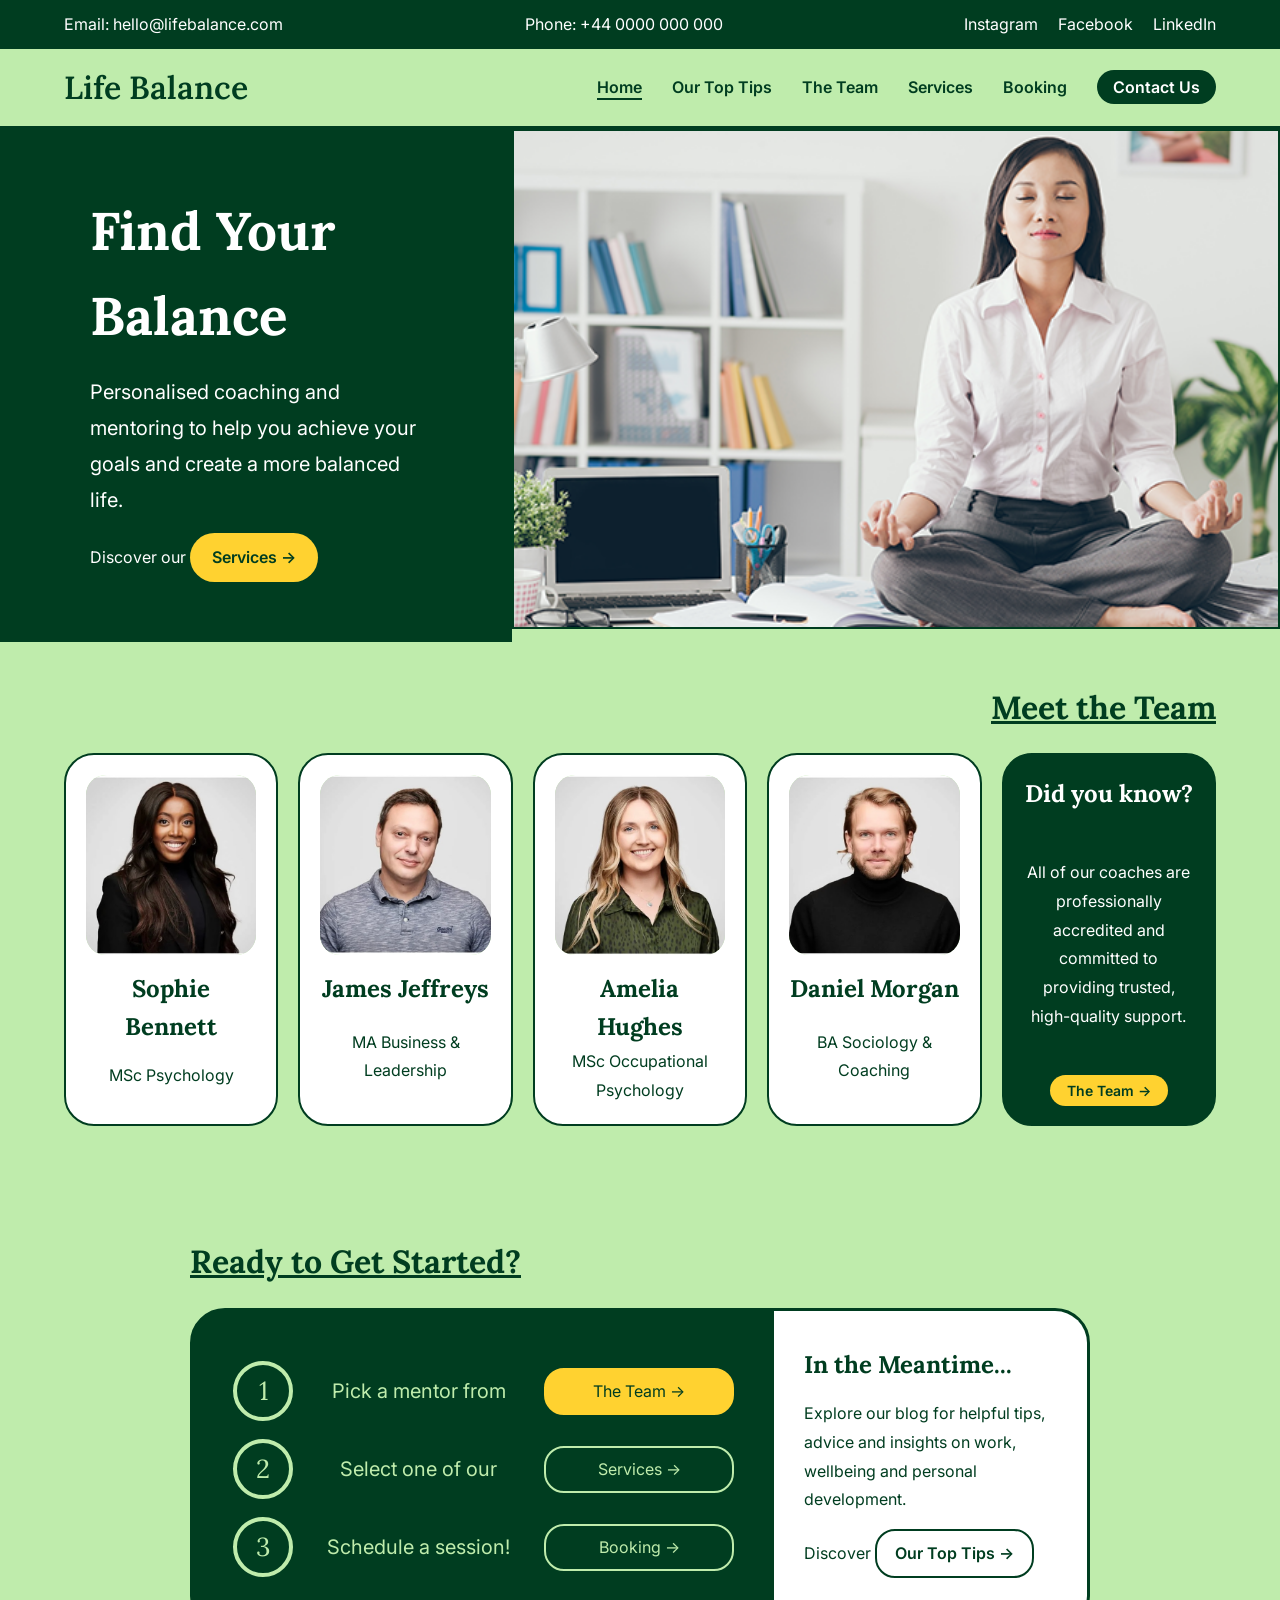
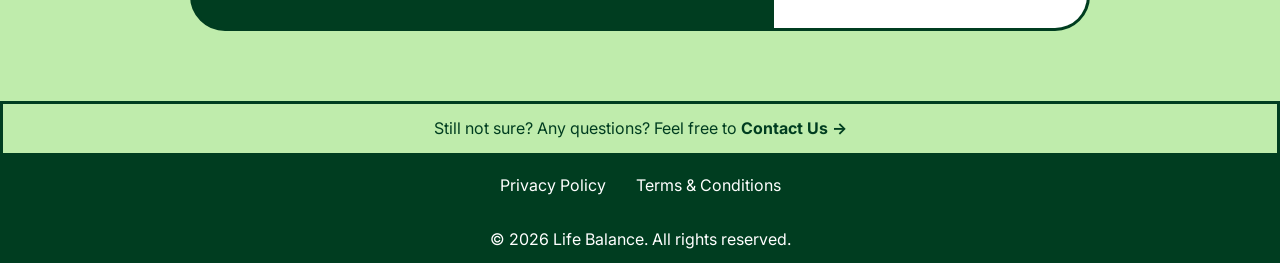
<file: index.html>
<!DOCTYPE html>
<html lang="en">

<head>
    <meta charset="UTF-8">
    <meta name="viewport" content="width=device-width, initial-scale=1.0">
    <title>Life Balance</title>
    <link rel="stylesheet" href="css/style.css">
</head>

<body>

    <!-- Header and navigation -->
<header>

    <!-- Contact information bar -->
    <div class="contact-information-bar">
        <p>Email: hello@lifebalance.com</p>
        <p>Phone: +44 0000 000 000</p>

        <div class="social-links">
            <a href="#">Instagram</a>
            <a href="#">Facebook</a>
            <a href="#">LinkedIn</a>
        </div>
    </div>

    <!-- Main navigation -->
    <nav>
        <a href="index.html">Life Balance</a>

        <ul>
            <li><a href="index.html"class="active">Home</a></li>
            <li><a href="OurTopTips.html">Our Top Tips</a></li>
            <li><a href="TheTeam.html">The Team</a></li>
            <li><a href="Services.html">Services</a></li>
            <li><a href="Booking.html">Booking</a></li>
            <li><a href="ContactUs.html">Contact Us</a></li>
        </ul>
    </nav>

</header>

    <!-- Main page content -->
<main>

    <!-- Hero section -->
    <section class="hero">
        <div class="hero-content">
            <h1>Find Your Balance</h1>

            <p>
                Personalised coaching and mentoring to help you
                achieve your goals and create a more balanced life.
            </p>

            <p>
                Discover our
                <a href="Services.html" class="hero-button">Services &rightarrow;</a>
            </p>
        </div>

        <div class="hero-image">
            <img src="images/HomepageHero.png" alt="Woman practising mindfulness in a workplace setting">
        </div>
    </section>

    <!-- Meet the Team section -->
    <section class="team-preview">

        <div class="section-heading">
            <h2>Meet the Team</h2>
        </div>

        <!-- Mentor preview cards -->
        <div class="mentor-preview-cards">

            <article class="mentor-card">
                <div class="mentor-image">
                    <img src="images/SophieBennet.jpeg" alt="Headshot of Sophie Bennett">
                </div>
                <h3>Sophie Bennett</h3>
                <p>MSc Psychology</p>
            </article>

            <article class="mentor-card">
                <div class="mentor-image">
                    <img src="images/JamesJeffreys.jpg" alt=" Headshot of James Jeffreys">
                </div>
                <h3>James Jeffreys</h3>
                <p>MA Business &amp; Leadership</p>
            </article>

            <article class="mentor-card">
                <div class="mentor-image">
                    <img src="images/AmeliaHughes.jpg" alt="Headshot of Amelia Hughes">
                </div>
                <h3>Amelia Hughes</h3>
                <p>MSc Occupational Psychology</p>
            </article>

            <article class="mentor-card">
                <div class="mentor-image">
                    <img src="images/DanielMorgan.jpg" alt="Headshot of Daniel Morgan">
                </div>
                <h3>Daniel Morgan</h3>
                <p>BA Sociology &amp; Coaching</p>
            </article>

            <aside class="did-you-know">
            <h3>Did you know?</h3>
            <p>
                All of our coaches are professionally accredited and committed
                to providing trusted, high-quality support.
            </p>
            <p>
                <a href="TheTeam.html">The Team &rightarrow;</a>
            </p>
        </aside>

        </div>

        
        

    </section>

    <!-- Ready to Get Started section -->
    <section class="getting-started">

        <h2>Ready to Get Started?</h2>

        <div class="getting-started-panel">

            <!-- Three-step journey -->
            <div class="booking-journey">

                <div class="booking-step">
                    <span class="step-number">1</span>
                    <p>Pick a mentor from</p>
                    <a href="TheTeam.html">The Team &rightarrow;</a>
                </div>

                <div class="booking-step">
                    <span class="step-number">2</span>
                    <p>Select one of our</p>
                    <a href="Services.html">Services &rightarrow;</a>
                </div>

                <div class="booking-step">
                    <span class="step-number">3</span>
                    <p>Schedule a session!</p>
                    <a href="Booking.html">Booking &rightarrow;</a>
                </div>

            </div>

            <!-- In the Meantime section -->
            <aside class="top-tips-preview">

                <h3>In the Meantime...</h3>

                <p>
                    Explore our blog for helpful tips, advice
                    and insights on work, wellbeing and personal development.
                </p>
                <p>
                    Discover
                    <a href="OurTopTips.html">Our Top Tips &rightarrow;</a>
                </p>

            </aside>

        </div>

    </section>
    
</main>

        <!-- Footer -->
    <footer>

        <!-- Contact prompt -->
        <div class="contact-prompt">
            <p>
                Still not sure? Any questions? Feel free to
                <a href="ContactUs.html">Contact Us &rightarrow;</a>
            </p>
        </div>

        <!-- Footer links -->
        <div class="footer-links">
            <span>Privacy Policy</span>
            <span>Terms &amp; Conditions</span>
        </div>

        <!-- Footer information -->
        <div class="footer-information">
            <p>&copy; 2026 Life Balance. All rights reserved.</p>
        </div>

    </footer>
</body>

</html>
</file>
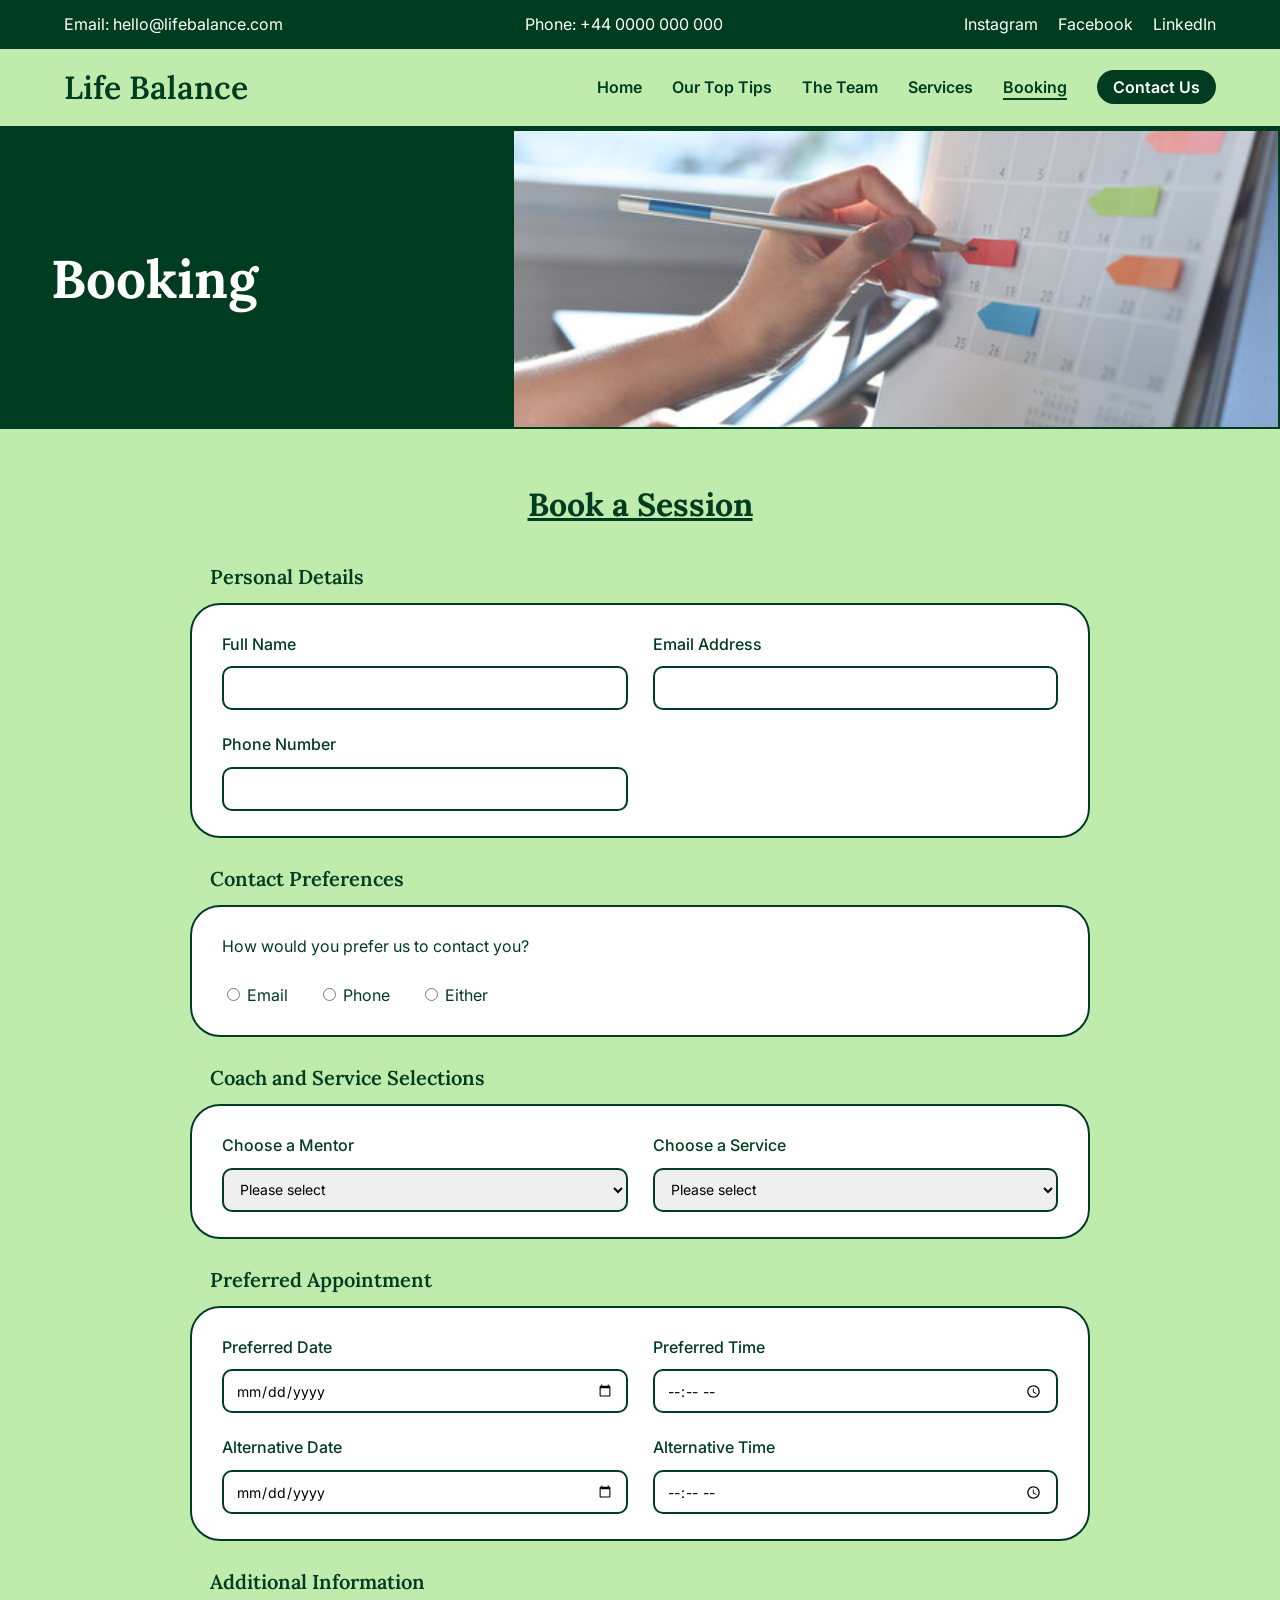
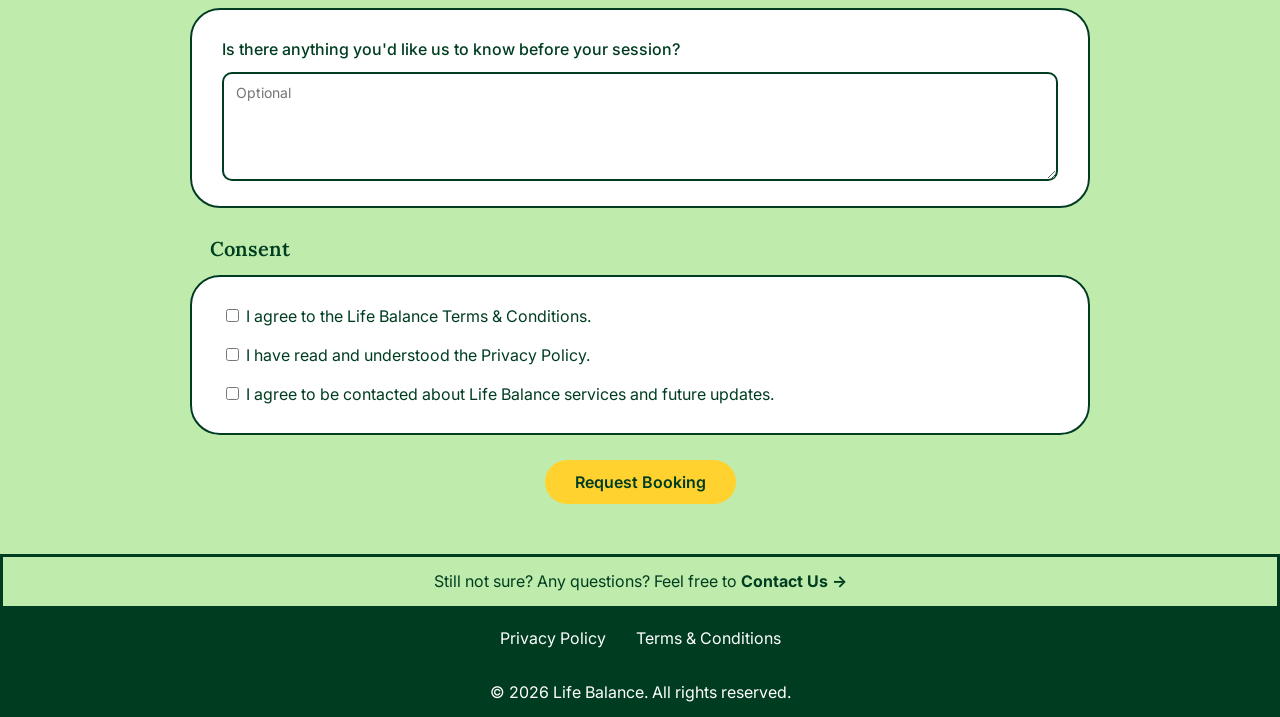
<file: Booking.html>
<!DOCTYPE html>
<html lang="en">

<head>
    <meta charset="UTF-8">
    <meta name="viewport" content="width=device-width, initial-scale=1.0">
    <title>Booking | Life Balance</title>
    <link rel="stylesheet" href="css/style.css">
</head>

<body>

    <!-- Header -->
    <header>

        <!-- Contact information bar -->
        <div class="contact-information-bar">
            <p>Email: hello@lifebalance.com</p>
            <p>Phone: +44 0000 000 000</p>

            <div class="social-links">
                <a href="#">Instagram</a>
                <a href="#">Facebook</a>
                <a href="#">LinkedIn</a>
            </div>
        </div>

        <!-- Main navigation -->
        <nav>
            <a href="index.html">Life Balance</a>

            <ul>
                <li><a href="index.html">Home</a></li>
                <li><a href="OurTopTips.html">Our Top Tips</a></li>
                <li><a href="TheTeam.html">The Team</a></li>
                <li><a href="Services.html">Services</a></li>
                <li><a href="Booking.html"class="active">Booking</a></li>
                <li><a href="ContactUs.html">Contact Us</a></li>
            </ul>
        </nav>

    </header>


    <!-- Main content -->
    <main>

        <!-- Booking hero section -->
        <section class="booking-hero">

            <div class="booking-hero-content">
                <h1>Booking</h1>

            </div>

            <div class="booking-hero-image">
                <img src="images/BookingHero.jpeg" alt="Scheduling a coaching appointment">
            </div>

        </section>


        <!-- Booking form -->
        <section class="booking-form-section">

            <h2 id="booking-form-heading">Book a Session</h2>

            <form>

                <!-- Personal details -->
                <div class="form-section">

                    <h3>Personal Details</h3>
                    <fieldset>

                        <div class="form-field">
                            <label for="name">Full Name</label>
                            <input type="text" id="name" name="name" required>
                        </div>

                        <div class="form-field">
                            <label for="email">Email Address</label>
                            <input type="email" id="email" name="email" required>
                        </div>

                        <div class="form-field">
                            <label for="phone">Phone Number</label>
                            <input type="tel" id="phone" name="phone">
                        </div>

                    </fieldset>

                </div>

                <!-- Contact preferences -->
                <div class="form-section">

                    <h3>Contact Preferences</h3>

                    <fieldset>

                        <p>How would you prefer us to contact you?</p>

                        <div class="radio-options">

                            <label>
                                <input type="radio" name="contact-method" value="email">
                                Email
                            </label>

                            <label>
                                <input type="radio" name="contact-method" value="phone">
                                Phone
                            </label>

                            <label>
                                <input type="radio" name="contact-method" value="either">
                                Either
                            </label>

                        </div>

                    </fieldset>

                </div>

                <!-- Coach and service selection -->
                <div class="form-section">

                    <h3>Coach and Service Selections</h3>

                    <fieldset>

                        <div class="form-field">
                            <label for="coach">Choose a Mentor</label>

                            <select id="coach" name="coach" required>
                                <option value="">Please select</option>
                                <option value="sophie">Sophie Bennett</option>
                                <option value="james">James Jeffreys</option>
                                <option value="amelia">Amelia Hughes</option>
                                <option value="daniel">Daniel Morgan</option>
                            </select>
                        </div>

                        <div class="form-field">
                            <label for="service">Choose a Service</label>

                            <select id="service" name="service" required>
                                <option value="">Please select</option>
                                <option value="career-development">
                                    Career Development
                                </option>
                                <option value="work-life-balance">
                                    Work-Life Balance
                                </option>
                                <option value="leadership-management">
                                    Leadership and Management
                                </option>
                                <option value="workplace-wellbeing">
                                    Wellbeing in the Workplace
                                </option>
                            </select>
                        </div>

                    </fieldset>

                </div>

                <!-- Preferred appointment -->
                <div class="form-section">

                    <h3>Preferred Appointment</h3>

                    <fieldset>

                        <div class="form-field">
                            <label for="date">Preferred Date</label>
                            <input type="date" id="date" name="date" required>
                        </div>

                        <div class="form-field">
                            <label for="time">Preferred Time</label>
                            <input type="time" id="time" name="time" required>
                        </div>

                        <div class="form-field">
                            <label for="alternative-date">Alternative Date</label>
                            <input
                                type="date"
                                id="alternative-date"
                                name="alternative-date">
                        </div>

                        <div class="form-field">
                            <label for="alternative-time">Alternative Time</label>
                            <input
                                type="time"
                                id="alternative-time"
                                name="alternative-time">
                        </div>

                    </fieldset>

                </div>

                <!-- Additional information -->
                <div class="form-section">

                    <h3>Additional Information</h3>

                    <fieldset>

                        <div class="form-field full-width">
                            <label for="message">
                                Is there anything you'd like us to know before your session?
                            </label>

                            <textarea
                                id="message"
                                name="message"
                                rows="5"
                                placeholder="Optional"></textarea>
                        </div>

                    </fieldset>

                </div>

                <!-- Consent -->
                <div class="form-section">

                    <h3>Consent</h3>

                    <fieldset>

                        <div class="checkbox-options">

                            <label>
                                <input type="checkbox" name="terms" required>
                                I agree to the Life Balance Terms &amp; Conditions.
                            </label>

                            <label>
                                <input type="checkbox" name="privacy" required>
                                I have read and understood the Privacy Policy.
                            </label>

                            <label>
                                <input type="checkbox" name="contact-consent">
                                I agree to be contacted about Life Balance services
                                and future updates.
                            </label>

                        </div>

                    </fieldset>

                </div>

                <!-- Submit booking -->
                <button type="submit">Request Booking</button>

            </form>

            <div class="booking-confirmation" hidden>

            <h2>Your booking form has been successfully submitted!</h2>

            <p>
                Thank you for getting in touch. We’ll be in touch shortly regarding
                your booking request.
            </p>

            <div class="confirmation-options">

                <div class="confirmation-tips">
                    <h3>In the meantime…</h3>
                    <p>
                        Explore our tips and resources while you wait.
                    </p>
                    <a href="OurTopTips.html">Our Top Tips &rightarrow;</a>
                </div>

                <div class="confirmation-contact">
                    <h3>Still have questions?</h3>
                    <p>
                        Get in touch with us if you need any further information.
                    </p>
                    <a href="ContactUs.html">Contact Us &rightarrow;</a>
                </div>

            </div>

            <div class="new-form-option">
                <button type="button" id="new-booking-button">
                    Submit a new form
                </button>
            </div>

            </div>

        </div>
        </section>

    </main>


    <!-- Footer -->
    <footer>

        <!-- Contact prompt -->
        <div class="contact-prompt">
            <p>
                Still not sure? Any questions? Feel free to
                <a href="ContactUs.html">Contact Us &rightarrow;</a>
            </p>
        </div>

        <!-- Footer links -->
        <div class="footer-links">
            <span>Privacy Policy</span>
            <span>Terms &amp; Conditions</span>
        </div>

        <!-- Copyright information -->
        <div class="footer-information">
            <p>&copy; 2026 Life Balance. All rights reserved.</p>
        </div>

    </footer>

        <script>
        const bookingForm = document.querySelector(".booking-form-section form");
        const bookingFormHeading = document.querySelector("#booking-form-heading");
        const bookingConfirmation = document.querySelector(".booking-confirmation");
        const newBookingButton = document.querySelector("#new-booking-button");

        bookingForm.addEventListener("submit", function(event) {
            event.preventDefault();

            bookingForm.hidden = true;
            bookingFormHeading.hidden = true
            bookingConfirmation.hidden = false;
        });

        newBookingButton.addEventListener("click", function() {
            bookingConfirmation.hidden = true;
            bookingFormHeading.hidden = false;
            bookingForm.hidden = false;
            bookingForm.reset();
        });
    </script>

</body>

</html>
</file>
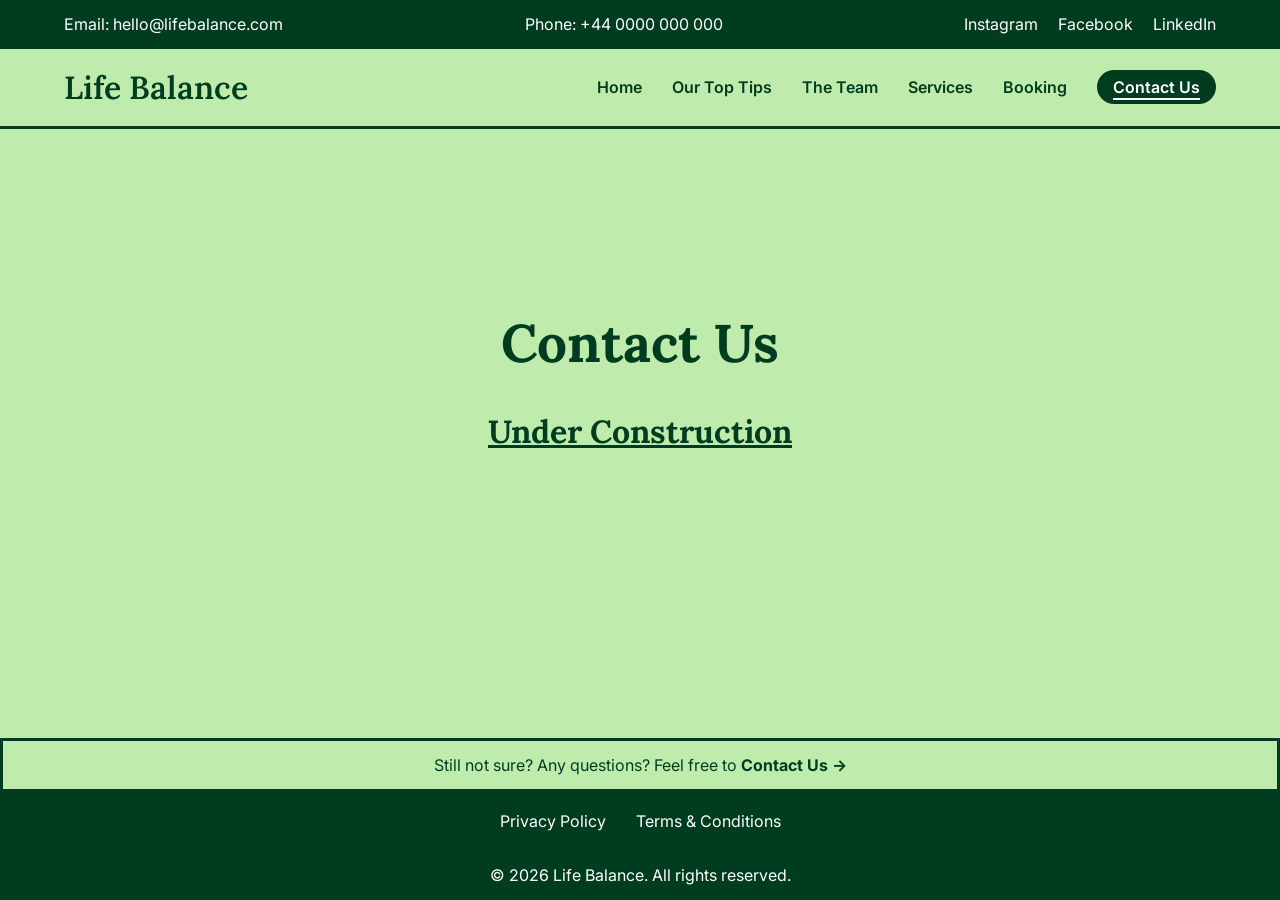
<file: ContactUs.html>
<!DOCTYPE html>
<html lang="en">

<head>
    <meta charset="UTF-8">
    <meta name="viewport" content="width=device-width, initial-scale=1.0">
    <title>The Team | Life Balance</title>
    <link rel="stylesheet" href="css/style.css">
</head>

<body>

    <!-- Header -->
    <header>

        <!-- Contact information bar -->
        <div class="contact-information-bar">
            <p>Email: hello@lifebalance.com</p>
            <p>Phone: +44 0000 000 000</p>

            <div class="social-links">
                <a href="#">Instagram</a>
                <a href="#">Facebook</a>
                <a href="#">LinkedIn</a>
            </div>
        </div>

        <!-- Main navigation -->
        <nav>
            <a href="index.html">Life Balance</a>

            <ul>
                <li><a href="index.html">Home</a></li>
                <li><a href="OurTopTips.html">Our Top Tips</a></li>
                <li><a href="TheTeam.html">The Team</a></li>
                <li><a href="Services.html">Services</a></li>
                <li><a href="Booking.html">Booking</a></li>
                <li><a href="ContactUs.html"class="active">Contact Us</a></li>
            </ul>
        </nav>

    </header>


    <!-- Main content -->
    <main>

        <!-- Under Construction section -->
        <section class="under-construction">

            <div class="under-construction-content">

                <h1>Contact Us</h1>

                <h2>Under Construction</h2>


            </div>

        </section>

    </main>


    <!-- Footer -->
    <footer>

        <!-- Contact prompt -->
        <div class="contact-prompt">
            <p>
                Still not sure? Any questions? Feel free to
                <a href="ContactUs.html">Contact Us &rightarrow;</a>
            </p>
        </div>

        <!-- Footer links -->
        <div class="footer-links">
            <span>Privacy Policy</span>
            <span>Terms &amp; Conditions</span>
        </div>

        <!-- Footer information -->
        <div class="footer-information">
            <p>&copy; 2026 Life Balance. All rights reserved.</p>
        </div>

    </footer>

</body>

</html>
</file>
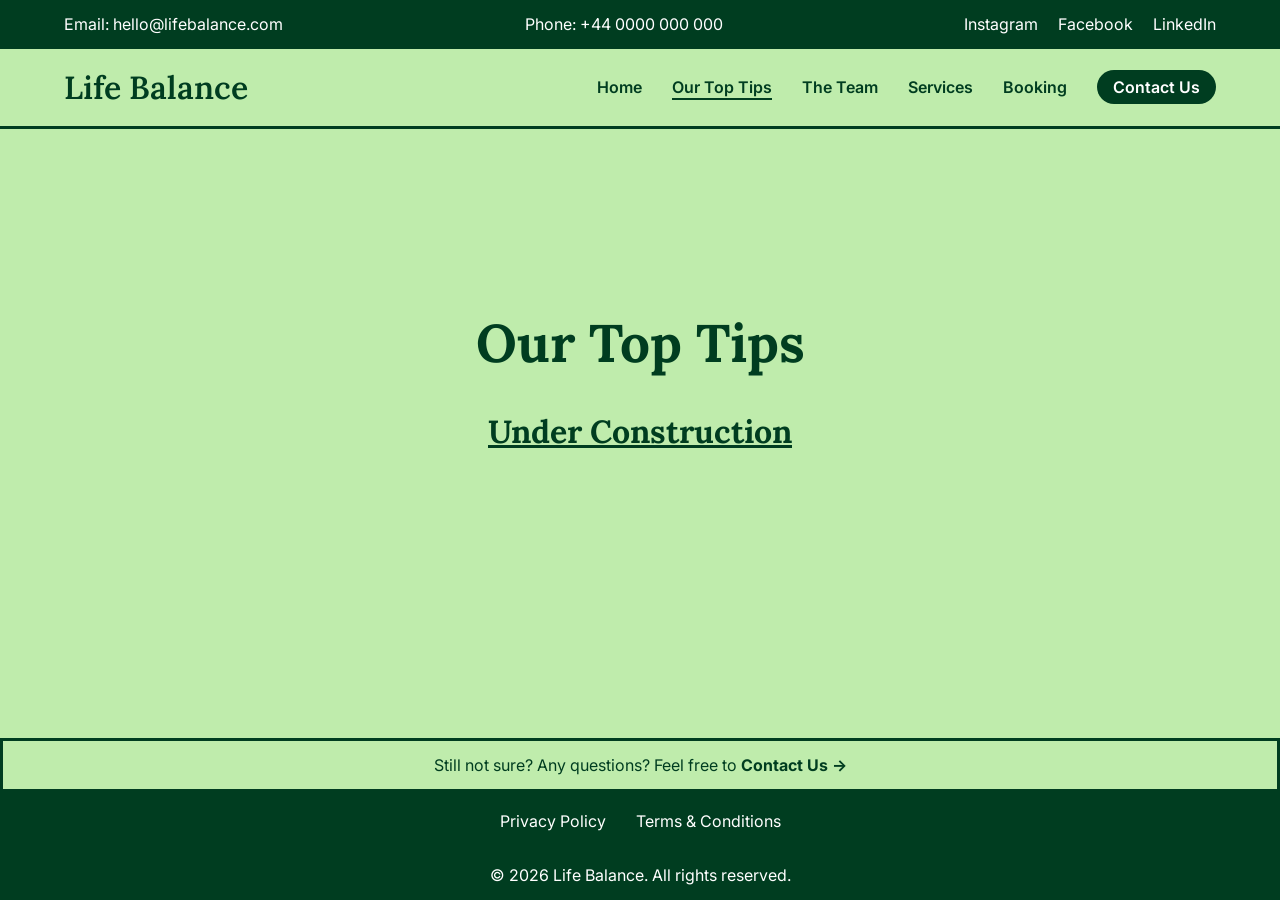
<file: OurTopTips.html>
<!DOCTYPE html>
<html lang="en">

<head>
    <meta charset="UTF-8">
    <meta name="viewport" content="width=device-width, initial-scale=1.0">
    <title>The Team | Life Balance</title>
    <link rel="stylesheet" href="css/style.css">
</head>

<body>

    <!-- Header -->
    <header>

        <!-- Contact information bar -->
        <div class="contact-information-bar">
            <p>Email: hello@lifebalance.com</p>
            <p>Phone: +44 0000 000 000</p>

            <div class="social-links">
                <a href="#">Instagram</a>
                <a href="#">Facebook</a>
                <a href="#">LinkedIn</a>
            </div>
        </div>

        <!-- Main navigation -->
        <nav>
            <a href="index.html">Life Balance</a>

            <ul>
                <li><a href="index.html">Home</a></li>
                <li><a href="OurTopTips.html"class="active">Our Top Tips</a></li>
                <li><a href="TheTeam.html">The Team</a></li>
                <li><a href="Services.html">Services</a></li>
                <li><a href="Booking.html">Booking</a></li>
                <li><a href="ContactUs.html">Contact Us</a></li>
            </ul>
        </nav>

    </header>


    <!-- Main content -->
    <main>

        <!-- Under Construction section -->
        <section class="under-construction">

            <div class="under-construction-content">

                <h1>Our Top Tips</h1>

                <h2>Under Construction</h2>


            </div>

        </section>

    </main>


    <!-- Footer -->
    <footer>

        <!-- Contact prompt -->
        <div class="contact-prompt">
            <p>
                Still not sure? Any questions? Feel free to
                <a href="ContactUs.html">Contact Us &rightarrow;</a>
            </p>
        </div>

        <!-- Footer links -->
        <div class="footer-links">
            <span>Privacy Policy</span>
            <span>Terms &amp; Conditions</span>
        </div>

        <!-- Footer information -->
        <div class="footer-information">
            <p>&copy; 2026 Life Balance. All rights reserved.</p>
        </div>

    </footer>

</body>

</html>
</file>
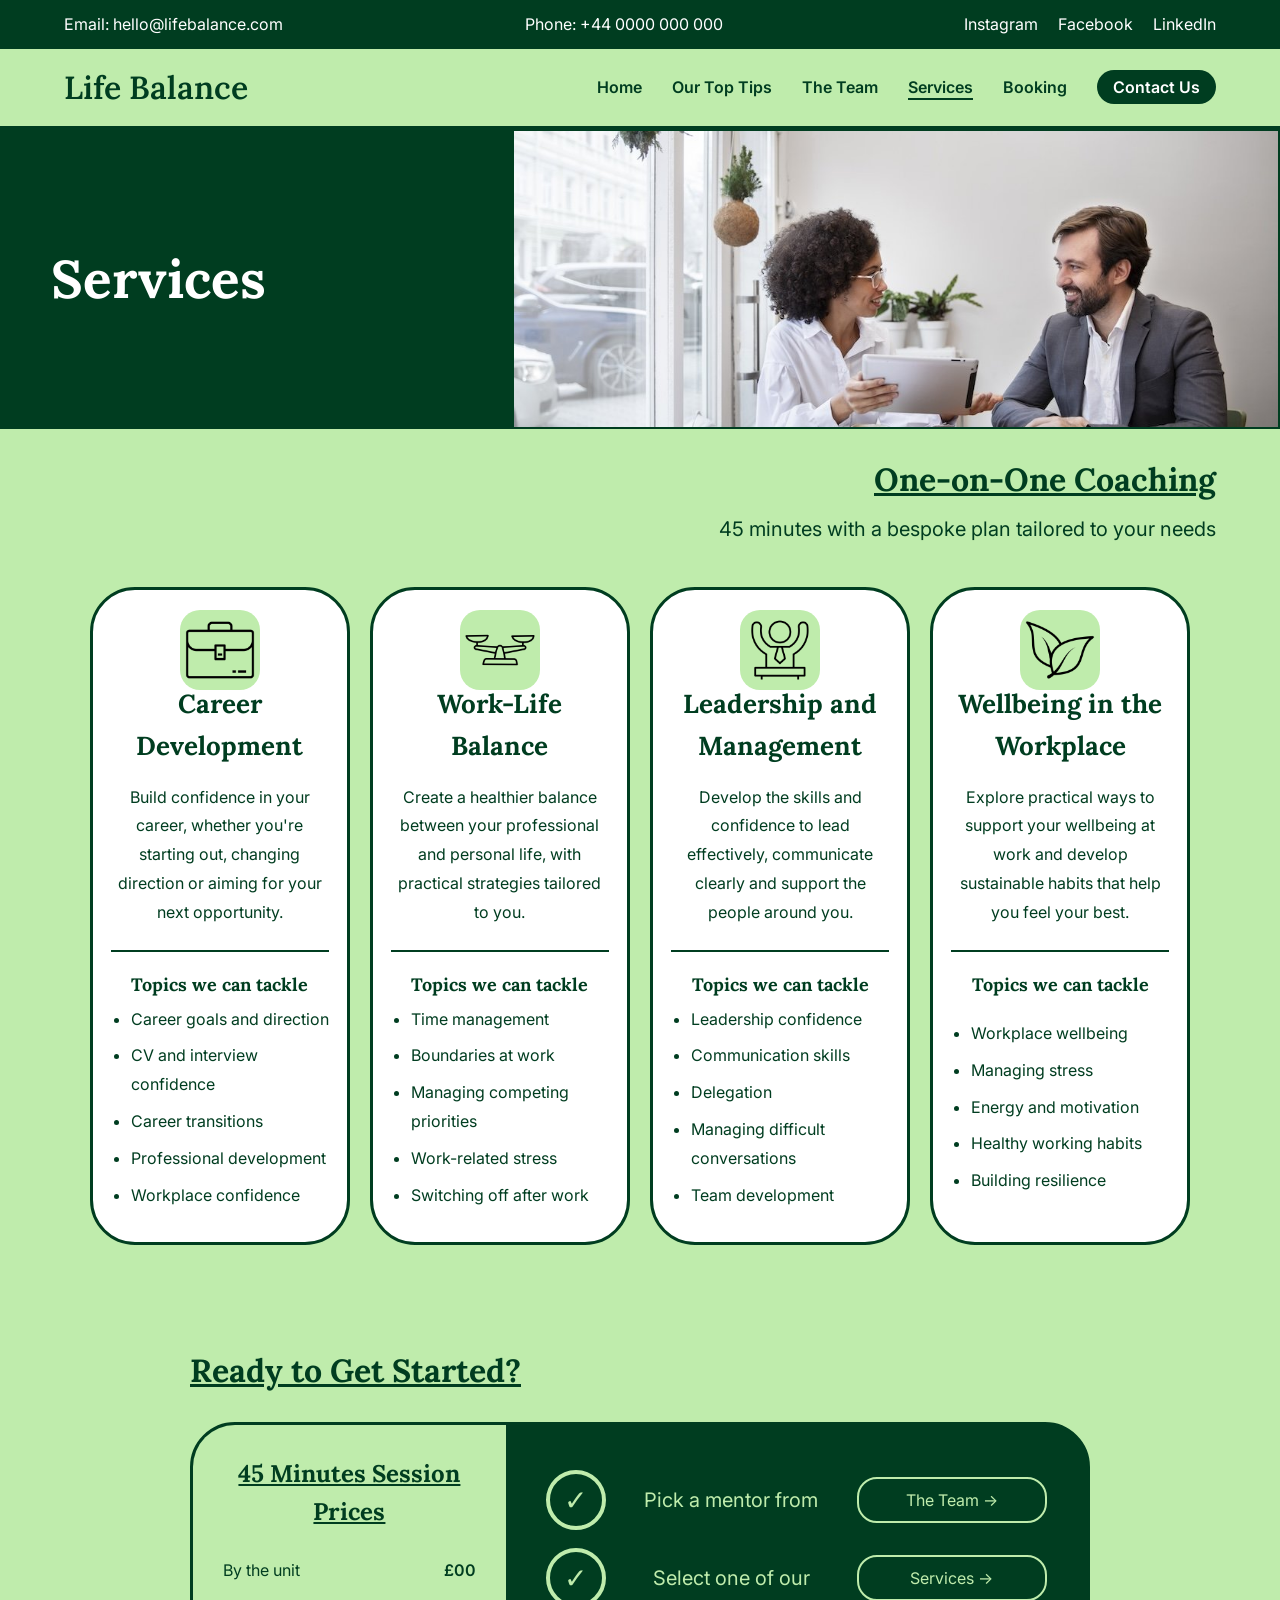
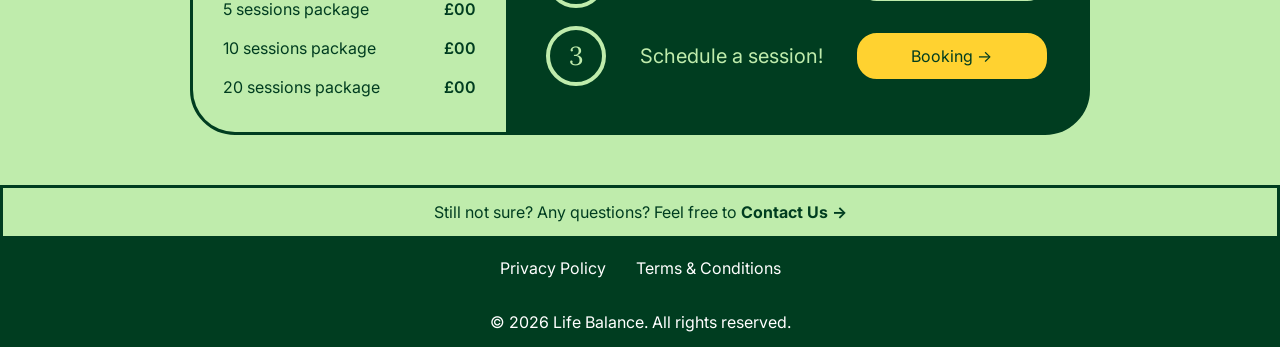
<file: Services.html>
<!DOCTYPE html>
<html lang="en">

<head>
    <meta charset="UTF-8">
    <meta name="viewport" content="width=device-width, initial-scale=1.0">
    <title>Services | Life Balance</title>
    <link rel="stylesheet" href="css/style.css">
</head>

<body>

    <!-- Header and navigation -->
    <header>

        <!-- Contact information bar -->
        <div class="contact-information-bar">
            <p>Email: hello@lifebalance.com</p>
            <p>Phone: +44 0000 000 000</p>

            <div class="social-links">
                <a href="#">Instagram</a>
                <a href="#">Facebook</a>
                <a href="#">LinkedIn</a>
            </div>
        </div>

        <!-- Main navigation -->
        <nav>
            <a href="index.html">Life Balance</a>

            <ul>
                <li><a href="index.html">Home</a></li>
                <li><a href="OurTopTips.html">Our Top Tips</a></li>
                <li><a href="TheTeam.html">The Team</a></li>
                <li><a href="Services.html"class="active">Services</a></li>
                <li><a href="Booking.html">Booking</a></li>
                <li><a href="ContactUs.html">Contact Us</a></li>
            </ul>
        </nav>

    </header>

    <!-- Main page content -->
    <main>

        <!-- Services hero section -->
        <section class="services-hero">

            <div class="services-hero-content">
                <h1>Services</h1>
            </div>

            <div class="services-hero-image">
                <img src="images/ServiceHero.jpeg" alt="Professional coaching session">
            </div>

        </section>

        <!-- One-on-One Coaching section -->
        <section class="one-on-one-coaching">

            <h2>One-on-One Coaching</h2>

            <p>45 minutes with a bespoke plan tailored to your needs</p>

        </section>

        <!-- Service cards -->
        <section class="service-cards">

            <!-- Career Development -->
            <article class="service-card">
                
                <div class="service-image">
                    <img src="images/Logo1.png" alt="">
                </div>

                <h3>Career Development</h3>

                <p>
                    Build confidence in your career, whether you're
                    starting out, changing direction or aiming for your next opportunity.
                </p>

                <h4>Topics we can tackle</h4>

                <ul>
                    <li>Career goals and direction</li>
                    <li>CV and interview confidence</li>
                    <li>Career transitions</li>
                    <li>Professional development</li>
                    <li>Workplace confidence</li>
                </ul>

            </article>

            <!-- Work-Life Balance -->
            <article class="service-card">
                
                <div class="service-image">
                    <img src="images/Logo2.png" alt="">
                </div>

                <h3>Work-Life Balance</h3>

                <p>
                    Create a healthier balance between your professional
                    and personal life, with practical strategies tailored to you.
                </p>

                <h4>Topics we can tackle</h4>

                <ul>
                    <li>Time management</li>
                    <li>Boundaries at work</li>
                    <li>Managing competing priorities</li>
                    <li>Work-related stress</li>
                    <li>Switching off after work</li>
                </ul>

            </article>

            <!-- Leadership and Management -->
            <article class="service-card">
                
                <div class="service-image">
                    <img src="images/Logo3.png" alt="">
                </div>

                <h3>Leadership and Management</h3>

                <p>
                    Develop the skills and confidence to lead effectively,
                    communicate clearly and support the people around you.
                </p>

                <h4>Topics we can tackle</h4>

                <ul>
                    <li>Leadership confidence</li>
                    <li>Communication skills</li>
                    <li>Delegation</li>
                    <li>Managing difficult conversations</li>
                    <li>Team development</li>
                </ul>

            </article>

            <!-- Wellbeing in the Workplace -->
            <article class="service-card">

                <div class="service-image">
                    <img src="images/Logo4.png" alt="">
                </div>
                <h3>Wellbeing in the Workplace</h3>

                <p>
                    Explore practical ways to support your wellbeing at work
                    and develop sustainable habits that help you feel your best.
                </p>

                <h4>Topics we can tackle</h4>

                <ul>
                    <li>Workplace wellbeing</li>
                    <li>Managing stress</li>
                    <li>Energy and motivation</li>
                    <li>Healthy working habits</li>
                    <li>Building resilience</li>
                </ul>

            </article>

        </section>

        <!-- Pricing and Booking -->
        <section class="pricing-and-booking-section">
            <h2>Ready to Get Started?</h2>

            <div class="pricing-and-booking">



                <!-- Session Prices -->
                <div class="session-prices">

                    <div class="pricing-heading">
                        <h3>45 Minutes Session Prices</h3>
                    </div>

                    <div class="price-list">

                        <div class="price-row">
                            <span>By the unit</span>
                            <span>£00</span>
                        </div>

                        <div class="price-row">
                            <span>5 sessions package</span>
                            <span>£00</span>
                        </div>

                        <div class="price-row">
                            <span>10 sessions package</span>
                            <span>£00</span>
                        </div>

                        <div class="price-row">
                            <span>20 sessions package</span>
                            <span>£00</span>
                        </div>

                    </div>

                </div>


                <!-- Ready to Get Started -->
                <div class="ready-to-get-started">


                    <div class="booking-journey">

                        <div class="booking-step">
                            <span class="step-number">1</span>
                            <p>Pick a mentor from</p>
                            <a href="TheTeam.html">The Team &rightarrow;</a>
                        </div>

                        <div class="booking-step">
                            <span class="step-number">2</span>
                            <p>Select one of our</p>
                            <a href="Services.html">Services &rightarrow;</a>
                        </div>

                        <div class="booking-step">
                            <span class="step-number">3</span>
                            <p>Schedule a session!</p>
                            <a href="Booking.html">Booking &rightarrow;</a>
                        </div>

                    </div>

                </div>

            </div>
        </section>

    </main>

    <!-- Footer -->
    <footer>

        <!-- Contact prompt -->
        <div class="contact-prompt">
            <p>
                Still not sure? Any questions? Feel free to
                <a href="ContactUs.html">Contact Us &rightarrow;</a>
            </p>
        </div>

        <!-- Footer links -->
        <div class="footer-links">
            <span>Privacy Policy</span>
            <span>Terms &amp; Conditions</span>
        </div>

        <!-- Footer information -->
        <div class="footer-information">
            <p>&copy; 2026 Life Balance. All rights reserved.</p>
        </div>

    </footer>

</body>

</html>
</file>
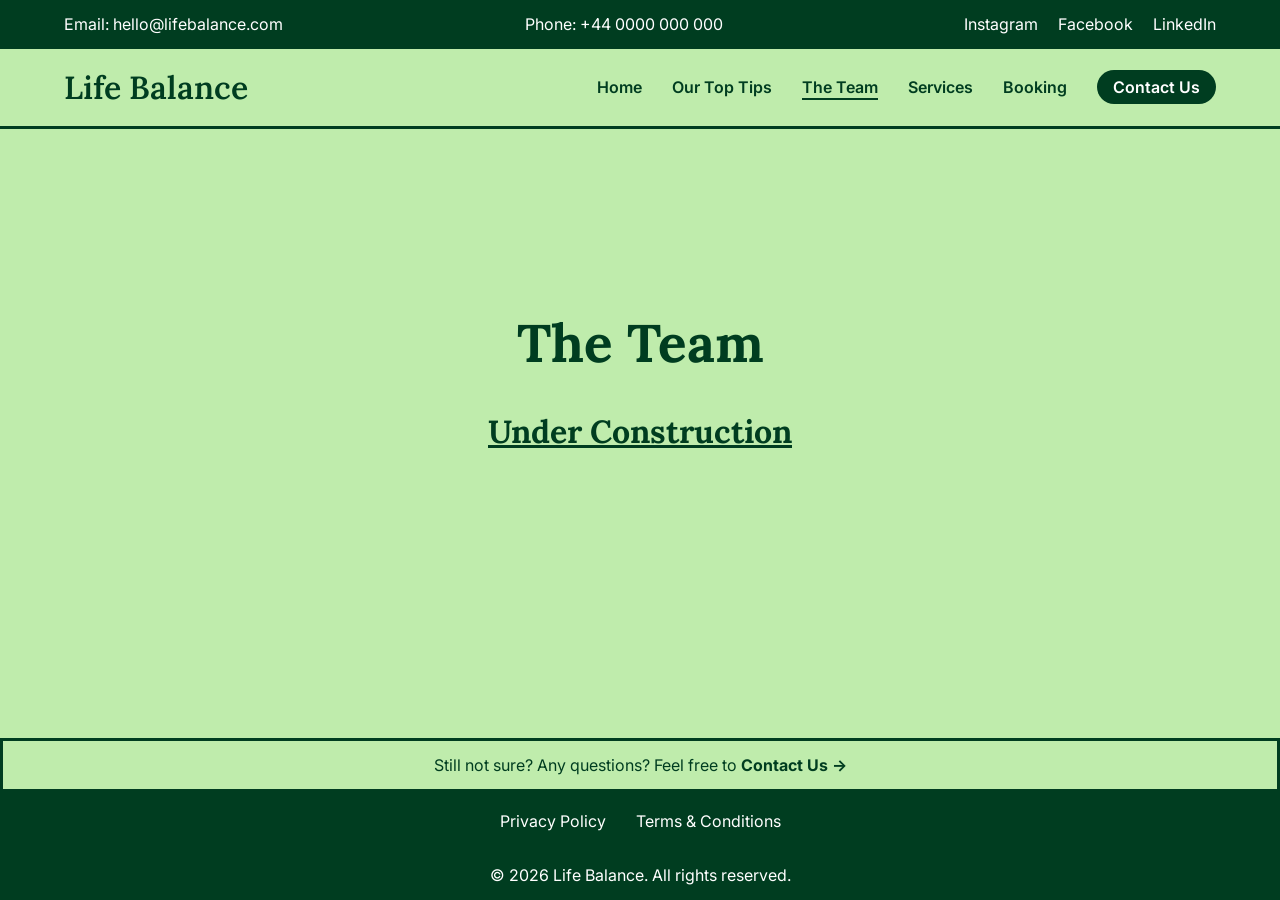
<file: TheTeam.html>
<!DOCTYPE html>
<html lang="en">

<head>
    <meta charset="UTF-8">
    <meta name="viewport" content="width=device-width, initial-scale=1.0">
    <title>The Team | Life Balance</title>
    <link rel="stylesheet" href="css/style.css">
</head>

<body>

    <!-- Header -->
    <header>

        <!-- Contact information bar -->
        <div class="contact-information-bar">
            <p>Email: hello@lifebalance.com</p>
            <p>Phone: +44 0000 000 000</p>

            <div class="social-links">
                <a href="#">Instagram</a>
                <a href="#">Facebook</a>
                <a href="#">LinkedIn</a>
            </div>
        </div>

        <!-- Main navigation -->
        <nav>
            <a href="index.html">Life Balance</a>

            <ul>
                <li><a href="index.html">Home</a></li>
                <li><a href="OurTopTips.html">Our Top Tips</a></li>
                <li><a href="TheTeam.html"class="active">The Team</a></li>
                <li><a href="Services.html">Services</a></li>
                <li><a href="Booking.html">Booking</a></li>
                <li><a href="ContactUs.html">Contact Us</a></li>
            </ul>
        </nav>

    </header>


    <!-- Main content -->
    <main>

        <!-- Under Construction section -->
        <section class="under-construction">

            <div class="under-construction-content">

                <h1>The Team</h1>

                <h2>Under Construction</h2>


            </div>

        </section>

    </main>


    <!-- Footer -->
    <footer>

        <!-- Contact prompt -->
        <div class="contact-prompt">
            <p>
                Still not sure? Any questions? Feel free to
                <a href="ContactUs.html">Contact Us &rightarrow;</a>
            </p>
        </div>

        <!-- Footer links -->
        <div class="footer-links">
            <span>Privacy Policy</span>
            <span>Terms &amp; Conditions</span>
        </div>

        <!-- Footer information -->
        <div class="footer-information">
            <p>&copy; 2026 Life Balance. All rights reserved.</p>
        </div>

    </footer>

</body>

</html>
</file>
<file: css/style.css>
/* ========================================
   Import Google Fonts
   ======================================== */

@import url('https://fonts.googleapis.com/css2?family=Inter:wght@400;500;600;700&family=Lora:wght@400;500;600;700&display=swap');


/* ========================================
   Global Reset
   ======================================== */

   * {
    box-sizing: border-box;
}

html,
body {
    min-height: 100%;
}

body {
    display: flex;
    flex-direction: column;

    margin: 0;
    min-height: 100dvh;
}

main {
    flex: 1;
}


/* ========================================
   Global Typography
   ======================================== */

/* Base typography */
body {
    font-family: 'Inter', sans-serif;
    font-size: 16px;
    line-height: 1.8;

    color: #003D20;
    background-color: #BFECAC;
}


/* Headings */
h1,
h2,
h3,
h4 {
    margin: 0;

    font-family: 'Lora', serif;
    line-height: 1.6;
}


/* Paragraphs */
p {
    margin: 0;
}


/* Main page headings */
h1 {
    font-size: 53px;
    font-weight: 700;
}


/* Section headings */
h2 {
    font-size: 32px;
    font-weight: 700;
    text-decoration: underline;
}


/* Smaller headings */
h3 {
    font-size: 24px;
}

h4 {
    font-size: 18px;
}


/* Introductory text */
.intro,
.hero-content p:first-of-type {
    font-size: 20px;
}


/* Links */
a {
    text-decoration: none;
}


/* ========================================
   Header and Navigation
   ======================================== */

/* Contact information bar */
.contact-information-bar {
    display: flex;
    justify-content: space-between;
    align-items: center;
    padding: 10px 5%;
    background-color: #003D20;
    color: #FFFFFF;
}


/* Social links */
.social-links {
    display: flex;
    gap: 20px;
}

.social-links a {
    color: #FFFFFF;
}


/* Main navigation */
nav {
    display: flex;
    justify-content: space-between;
    align-items: center;
    padding: 10px 5%;
    background-color: #BFECAC;
    border-bottom: 3px solid #003D20;
}


/* Life Balance logo/name */
nav > a {
    font-family: 'Lora', serif;
    font-size: 32px;
    font-weight: 600;
    color: #003D20;
}


/* Navigation links */
nav ul {
    display: flex;
    gap: 30px;
    margin: 0;
    padding: 0;
    list-style: none;
}

nav ul a {
    color: #003D20;
    font-size: 16px;
    font-weight: 600;
}

/* Active Page Indicator */
nav ul a.active {
    text-decoration:underline;
    text-underline-offset:5px;
    text-decoration-thickness:2px;
}

/* Contact Us navigation button */
nav ul li:last-child a {
    padding: 7px 16px;
    background-color: #003D20;
    color: #FFFFFF;
    border-radius: 20px;
}

nav ul li:last-child a.active {
    text-decoration:underline;
    text-decoration-color:#FFFFFF;
    text-underline-offset:5px;
    text-decoration-thickness:2px;
}

/* ========================================
   Footer
   ======================================== */

/* Contact prompt */
.contact-prompt {
    padding: 10px 5%;

    background-color: #BFECAC;
    border: 3px solid #003D20;

    color: #003D20;
    text-align: center;
}


.contact-prompt a {
    color: #003D20;
    font-weight: 700;
}


/* Footer links */
.footer-links {
    display: flex;
    justify-content: center;
    gap: 30px;

    padding: 15px 5%;

    background-color: #003D20;
    color: #FFFFFF;
}


/* Footer information */
.footer-information {
    text-align: center;

    padding: 10px 5%;

    background-color: #003D20;
    color: #FFFFFF;
}


/* ========================================
   Home Page
   ======================================== */

/* Hero */
.hero {
    display: flex;
    min-height: 500px;
}


/* Hero content */
.hero-content {
    display: flex;
    flex-direction: column;
    justify-content: center;
    gap: 15px;

    width: 40%;
    padding: 60px 7%;

    background-color: #003D20;
    color: #FFFFFF;
}

/* Hero CTA text */

.hero-content p:last-of-type {

    font-size: 16px;

}

/* Hero button */
.hero-button {
    display: inline-block;
    width: fit-content;

    padding: 10px 22px;

    background-color: #FFD230;
    color: #003D20;

    border-radius: 25px;
    font-weight: 600;
}


/* Hero image area */
.hero-image {
    width: 60%;
    min-height: 500px;

    background-color: #FFFFFF;
    border: 2px solid #003D20;
}

/* Team preview */
.team-preview {
    padding: 40px 5% 60px;
    background-color: #BFECAC;
}


/* Team preview heading */
.team-preview h2 {
    text-align: right;
    margin-bottom: 20px;
}


/* Mentor preview cards */
.mentor-preview-cards {
    display: grid;
    grid-template-columns: repeat(5, 1fr);
    gap: 20px;
}


/* Mentor and information cards */
.mentor-card,
.did-you-know {
    min-height: 280px;
    padding: 20px;

    border: 2px solid #003D20;
    border-radius: 30px;

    background-color: #FFFFFF;
}

/* Mentor card */
.mentor-card {
    display: flex;
    flex-direction: column;
    align-items: center;
    text-align: center;
}


/* Mentor image area */
.mentor-image {
    width: 100%;
    height: 180px;
    margin-bottom: 15px;
    background-color: #BFECAC;
    border-radius: 20px;
}



/* Mentor name */
.mentor-card h3 {
    margin: 0;
}


/* Mentor qualification */
.mentor-card p {
    margin: 0;
    flex: 1;
    display: flex;
    align-items: center;
    justify-content: center;
}

/* Did you know card */
.did-you-know {
    display: flex;
    flex-direction: column;
    justify-content: space-between;

    background-color: #003D20;
    color: #FFFFFF;
    text-align: center;
}


/* The Team button */
.did-you-know a {
    align-self: flex-start;

    padding: 7px 17px;

    background-color: #FFD230;
    color: #003D20;

    border-radius: 20px;
    font-size: 14px;
    font-weight: 600;
    white-space: nowrap;
}



/* Getting started section */
.getting-started {
    padding: 50px 5% 70px;
    background-color: #BFECAC;
}


/* Section heading */
.getting-started h2 {
    max-width: 900px;
    margin:0 auto 20px;
}


/* Main dark-green panel */
.getting-started-panel {
    display:grid;
    grid-template-columns:65% 35%;
    max-width:900px;
    margin:0 auto;
    overflow:hidden;
    border:3px solid #003D20;
    border-radius:35px;
    background:#003D20;
}


/* Three-step journey */
.booking-journey {
    display: flex;
    flex-direction: column;
    justify-content: center;
    gap: 18px;
    padding: 35px 40px;
}


/* Individual booking step */
.booking-step {
    display: grid;
    grid-template-columns: 60px 1fr 190px;
    align-items: center;
    column-gap: 15px;
}


/* Step numbers */
.step-number {
    display: flex;
    justify-content: center;
    align-items: center;

    width: 60px;
    height: 60px;

    flex-shrink: 0;

    border: 4px solid #BFECAC;
    border-radius: 50%;

    color: #BFECAC;
    font-family: 'Lora', serif;
    font-size: 26px;
}


/* Step text */
.booking-step p {
    margin: 0;

    color: #BFECAC;
    font-size: 20px;
    align-items: center;
    text-align: center;
}


/* Step links */
.booking-step a {
    display: flex;
    justify-content: center;
    align-items: center;

    width: 190px;
    padding: 7px 20px;

    border: 2px solid #BFECAC;
    border-radius: 20px;

    color: #BFECAC;
    text-align: center;
    white-space: nowrap;
}

/* First step button */
.getting-started .booking-step:first-child a {
    background-color: #FFD230;
    border-color: #FFD230;
    color: #003D20;
}


/* In the Meantime preview */
.top-tips-preview {
    display: flex;
    flex-direction: column;
    justify-content: center;
    padding: 35px 30px;
    background-color: #FFFFFF;
    color: #003D20;

}

/* Top Tips heading */
.top-tips-preview h3 {
    margin-bottom: 15px;
}

/* Top Tips paragraphs */
.top-tips-preview p {
    margin-bottom: 15px;
}

/* Top Tips button */
.top-tips-preview a {
    display: inline-block;
    align-self: flex-start;

    padding: 8px 18px;

    background-color: transparent;
    color: #003D20;

    border: 2px solid #003D20;
    border-radius: 20px;

    font-weight: 600;
    white-space: nowrap;
}

/* ========================================
   Services Page
   ======================================== */

/* Services hero */
.services-hero {
    display: flex;
    min-height: 250px;
}


/* Services hero content */
.services-hero-content {
    display: flex;
    align-items: center;

    width: 40%;
    padding: 60px 4%;

    background-color: #003D20;
    color: #FFFFFF;
}


/* Services hero image */
.services-hero-image {
    width: 60%;
    min-height: 250px;

    background-color: #FFFFFF;
    border: 2px solid #003D20;
}


/* One-on-One Coaching */
.one-on-one-coaching {
    padding: 25px 5% 20px;
    text-align: right;
    background-color: #BFECAC;
}


/* Coaching introduction */
.one-on-one-coaching p {
    margin-top: 5px;
    font-size: 20px;
}


/* Service cards container */
.service-cards {
    display: grid;
    grid-template-columns: repeat(4, 1fr);
    gap: 20px;

    padding: 20px 7% 50px;
    background-color: #BFECAC;
}


/* Individual service card */
.service-card {
    display: grid;
    grid-template-rows: 80px 70px 190px 55px 1fr;

    padding: 20px 18px 25px;

    background-color: #FFFFFF;
    border: 3px solid #003D20;
    border-radius: 45px;

    text-align: center;
}


/* Service image area */
.service-image {
    width: 80px;
    height: 80px;
    margin: 0 auto 15px;

    background-color: #BFECAC;
    border-radius: 20px;
}


/* Service card headings */
.service-card h3 {
    display: flex;
    align-items: center;
    justify-content: center;

    margin: 0;

    font-size: 26px;
}


/* Service card descriptions */
.service-card > p {
    display: flex;
    align-items: center;
    justify-content: center;

    margin: 0;
}


/* Service card subheadings */
.service-card h4 {
    display: flex;
    align-items: center;
    justify-content: center;

    margin: 0;
    padding-top: 15px;

    border-top: 2px solid #003D20;
}


/* Service card lists */
.service-card ul {
    display: flex;
    flex-direction: column;
    justify-content: center;

    margin: 0;
    padding-left: 20px;

    text-align: left;
}


/* Service card list items */
.service-card li {
    margin-bottom: 8px;
}

/* Pricing and booking section wrapper */
.pricing-and-booking-section {
    padding: 50px 0 0;
    background-color: #BFECAC;
}

/* Section heading, now outside the panel */
.pricing-and-booking-section h2 {
    max-width:900px;
    margin:0 auto 25px;
    padding:0;
    text-align:left;
}

/* Main pricing and booking panel */
.pricing-and-booking {
    display:grid;
    grid-template-columns:35% 65%;
    max-width:900px;
    margin:0 auto 50px;
    overflow:hidden;
    border:3px solid #003D20;
    border-radius:45px;
    background:#003D20;
}



/* Session prices */
.session-prices {
    display: flex;
    flex-direction: column;
    justify-content: center;

    padding: 30px;

    background-color: #BFECAC;
    color: #003D20;
}


/* Pricing headings */
.pricing-heading {
    text-align: center;
    margin-bottom: 25px;
}

/* Underline for pricing heading text */
.pricing-heading h3 {
    text-decoration: underline;
}

/* Price list */
.price-list {
    display: flex;
    flex-direction: column;
    gap: 10px;
}


/* Individual price row */
.price-row {
    display: flex;
    justify-content: space-between;
    align-items: center;

    gap: 20px;
}


/* Price */
.price-row span:last-child {
    font-weight: 600;
    white-space: nowrap;
}



/* Ready to Get Started */
.ready-to-get-started {
    display: flex;
    flex-direction: column;
    justify-content: center;

    padding: 35px 40px;

    background-color: #003D20;
    color: #BFECAC;
}


/* Booking journey */
.ready-to-get-started .booking-journey {
    display: flex;
    flex-direction: column;
    gap: 18px;
    padding: 0;
}


/* Individual booking step */
.ready-to-get-started .booking-step {
    display: grid;
    grid-template-columns: 60px 1fr 190px;
    align-items: center;
    column-gap: 15px;
}


/* Step numbers */
.ready-to-get-started .step-number {
    display: flex;
    justify-content: center;
    align-items: center;

    width: 60px;
    height: 60px;

    flex-shrink: 0;

    border: 4px solid #BFECAC;
    border-radius: 50%;

    color: #BFECAC;
    font-family: 'Lora', serif;
    font-size: 26px;
}


/* Completed steps */
.ready-to-get-started .booking-step:nth-child(1) .step-number,
.ready-to-get-started .booking-step:nth-child(2) .step-number {
    font-size: 0;
}


.ready-to-get-started .booking-step:nth-child(1) .step-number::before,
.ready-to-get-started .booking-step:nth-child(2) .step-number::before {
    content: '✓';

    font-size: 28px;
}


/* Step text */
.ready-to-get-started .booking-step p {
    margin: 0;

    color: #BFECAC;
    font-size: 20px;
    align-items: center;
    text-align: center;
}


/* Step links */
.ready-to-get-started .booking-step a {
    display: flex;
    justify-content: center;
    align-items: center;

    width: 190px;
    padding: 7px 20px;

    border: 2px solid #BFECAC;
    border-radius: 20px;

    color: #BFECAC;
    text-align: center;
    white-space: nowrap;
}


/* Booking button */
.ready-to-get-started .booking-step:last-child a {
    background-color: #FFD230;
    border-color: #FFD230;
    color: #003D20;
}

/* ========================================
   Booking Page
   ======================================== */

/* Booking hero */
.booking-hero {
    display: flex;
    min-height: 250px;
}


/* Booking hero content */
.booking-hero-content {
    display: flex;
    align-items: center;

    width: 40%;
    padding: 60px 4%;

    background-color: #003D20;
    color: #FFFFFF;
}


/* Booking hero image */
.booking-hero-image {
    width: 60%;
    min-height: 250px;

    background-color: #FFFFFF;
    border: 2px solid #003D20;
}

/* Booking form section */
.booking-form-section {
    padding: 50px 10%;
    background-color: #BFECAC;
}


/* Booking form heading */
.booking-form-section h2 {
    margin-bottom: 30px;
    text-align: center;
}


/* Booking form section */
.booking-form-section {
    padding: 50px 10%;
    background-color: #BFECAC;
}


/* Booking form heading */
.booking-form-section h2 {
    margin-bottom: 30px;
    text-align: center;
}


/* Booking form */
.booking-form-section form {
    max-width: 900px;
    margin: 0 auto;
}


/* Form sections */
.form-section {
    margin-bottom: 25px;
}


/* Form section headings */
.form-section h3 {
    margin: 0 0 10px 20px;

    font-family: 'Lora', serif;
    font-size: 20px;
    font-weight: 600;
}


/* Form fieldsets */
.booking-form-section fieldset {
    display: grid;
    grid-template-columns: minmax(0, 1fr) minmax(0, 1fr);
    gap: 20px 25px;

    margin: 0;
    padding: 25px 30px;

    border: 2px solid #003D20;
    border-radius: 30px;

    background-color: #FFFFFF;
}


/* Form fields */
.form-field {
    display: flex;
    flex-direction: column;

    width: 100%;
    min-width: 0;
}


/* Full-width fields */
.form-field.full-width {
    grid-column: 1 / -1;
}


/* Form labels */
.form-field label {
    margin-bottom: 8px;
    font-weight: 500;
}


/* Form controls */
.form-field input,
.form-field select,
.form-field textarea {
    display: block;

    width: 100%;
    min-width: 0;
    box-sizing: border-box;

    padding: 10px 12px;

    border: 2px solid #003D20;
    border-radius: 10px;

    font-family: 'Inter', sans-serif;
    font-size: 14px;
}


/* Single-line controls */
.form-field input,
.form-field select {
    height: 44px;
}

/*Force date/time inputs to match other fields */
.form-field input[type="date"],
.form-field input[type="time"] {
    -webkit-appearance: none;
    appearance: none;

    width: 100%;
    height: 44px;
    box-sizing: border-box;
}


/* Textarea */
.form-field textarea {
    resize: vertical;
}


/* Contact preference introduction */
.booking-form-section fieldset > p {
    grid-column: 1 / -1;
    margin: 0;
}


/* Radio options */
.radio-options {
    grid-column: 1 / -1;

    display: flex;
    gap: 30px;
}


/* Radio and checkbox labels */
.radio-options label,
.checkbox-options label {
    display: block;
    font-weight: 400;
}


/* Consent options */
.checkbox-options {
    grid-column: 1 / -1;

    display: flex;
    flex-direction: column;
    gap: 10px;
}


/* Submit button */
.booking-form-section button {
    display: block;

    min-width: 180px;
    margin: 10px auto 0;
    padding: 12px 30px;

    border: none;
    border-radius: 25px;

    background-color: #FFD230;
    color: #003D20;

    font-family: 'Inter', sans-serif;
    font-size: 16px;
    font-weight: 600;

    cursor: pointer;
}

/* Booking Form Confirmation */
.booking-confirmation {
    max-width:900px;
    margin:0 auto;
    text-align:center;
}

.booking-confirmation h2 {
    margin-bottom:10px;
}

.booking-confirmation > p {
    margin-bottom:30px;
}

.confirmation-options {
    display:grid;
    grid-template-columns:1fr 1fr;
    gap:20px;
}

.confirmation-tips,
.confirmation-contact {
    min-height:150px;
    padding:25px;
    border:2px solid #003D20;
    border-radius:30px;
    background:#FFFFFF;
    text-align:center;
}

.confirmation-tips,
.confirmation-contact {
    display:flex;
    flex-direction:column;
    justify-content:center;
    align-items:center;
}

.confirmation-tips h3,
.confirmation-contact h3 {
    margin-bottom:10px;
}

.confirmation-tips p,
.confirmation-contact p {
    margin-bottom:15px;
}

.confirmation-tips a,
.confirmation-contact a {
    padding:7px 18px;
    background:#003D20;
    color:#FFFFFF;
    border-radius:20px;
    font-weight:600;
}

.new-form-option {
    margin-top:15px;
    text-align:center;
}

.new-form-option button {
    padding:5px 12px;
    border:1px solid #003D20;
    border-radius:15px;
    background:transparent;
    color:#003D20;
    font-family:'Inter',sans-serif;
    font-size:13px;
    cursor:pointer;
}

/* ========================================
   Under Construction Pages
   ======================================== */

/* Under construction section */
.under-construction {
    display: flex;
    flex-direction: column;
    justify-content: center;
    align-items: center;

    min-height: 500px;
    padding: 60px 10%;

    background-color: #BFECAC;

    text-align: center;
}


/* Under construction heading */
.under-construction h1 {
    margin-bottom: 20px;
}


/* Under construction text */
.under-construction p {
    max-width: 650px;
    margin-bottom: 15px;
}


/* Under construction links */
.under-construction a {
    color: #003D20;
    font-weight: 600;
}

/* =========================
   IMAGES
   ========================= */

/* Large hero images */
.hero-image {
    width:60%;
    height:500px;
    background:#FFFFFF;
    border:2px solid #003D20;
    overflow:hidden;
}

.services-hero-image,
.booking-hero-image {
    width:60%;
    height:300px;
    background:#FFFFFF;
    border:2px solid #003D20;
    overflow:hidden;
}

.hero-image img,
.services-hero-image img,
.booking-hero-image img {
    display:block;
    width:100%;
    height:100%;
    object-fit:cover;
}

/* Mentor images */
.mentor-image img {
    display:block;
    width:100%;
    height:100%;
    object-fit:cover;
    border-radius:20px;
}

/* Service logos */
.service-image img {
    display:block;
    width:100%;
    height:100%;
    object-fit:contain;
}

/* =========================
   RESPONSIVE DESIGN
   ========================= */

@media (max-width: 900px) {

    /* Hide Contact Bar on Mobile */
    .contact-information-bar {
        display:none;
    }
    /* Mobile Navigation */
    nav {
        flex-direction:column;
        gap:15px;
        text-align:center;
    }

    nav ul {
        flex-wrap:wrap;
        justify-content:center;
        gap:15px;
    }

    /* Mobile Homepage Hero */
    .hero {
        flex-direction:column;
        min-height:auto;
    }

    .hero-content,
    .hero-image {
        width:100%;
    }

    .hero-content {
        padding:50px 8%;
    }

    .hero-image {
        height: 300px;
    }

    /* Mobile Mentor Cards */
    .mentor-preview-cards {
        grid-template-columns:repeat(2,1fr);
    }

    .did-you-know {
        grid-column:1 / -1;
    }

        /* Mobile Getting Started */
    .getting-started-panel {
        grid-template-columns:1fr;
        margin:0;
    }

    .booking-step {
        grid-template-columns:50px 1fr;
        row-gap:10px;
    }

    .booking-step a {
        grid-column:2;
        width:100%;
    }

    .top-tips-preview {
        padding:35px 25px;
    }

        /* Mobile Service Cards */
    .service-cards {
        grid-template-columns:1fr;
        padding:20px 5% 40px;
    }

    .service-card {
        grid-template-columns:40% 60%;
        grid-template-rows:auto 1fr;
        column-gap:20px;
        text-align:left;
    }

    .service-image {
        grid-column:1;
        grid-row:1;
        margin:0;
    }

    .service-card h3 {
        grid-column:2;
        grid-row:1;
        min-height:auto;
        text-align:left;
        justify-content:flex-start;
    }

    .service-card > p {
        grid-column:1;
        grid-row:2;
        align-items:flex-start;
        justify-content:flex-start;
        margin:20px 0 0;
        text-align:left;
    }

    .service-card h4 {
        grid-column:2;
        grid-row:2;
        align-items:flex-start;
        justify-content:flex-start;
        margin:20px 0 10px;
        padding:0;
        border-top:none;
        text-align:left;
    }

    .service-card ul {
        grid-column:2;
        grid-row:2;
        justify-content:flex-start;
        margin:55px 0 0;
        padding-left:20px;
    }
        /* Mobile Services Hero */
    .services-hero {
        flex-direction:column;
        min-height:auto;
    }

    .services-hero-content,
    .services-hero-image {
        width:100%;
    }

    .services-hero-content {
        padding:40px 8%;
    }

    .services-hero-image {
        height: 250px;
    }

        /* Mobile Pricing and Booking */
    .pricing-and-booking {
        grid-template-columns:1fr;
        margin:0 5% 40px;
    }

    .session-prices {
        padding:30px 25px;
    }

    .ready-to-get-started {
        padding:35px 25px;
    }

    .ready-to-get-started .booking-step {
        grid-template-columns:50px 1fr;
        row-gap:10px;
    }

    .ready-to-get-started .booking-step a {
        grid-column:2;
        width:100%;
    }

        /* Mobile Booking Hero */
    .booking-hero {
        flex-direction:column;
        min-height:auto;
    }

    .booking-hero-content,
    .booking-hero-image {
        width:100%;
    }

    .booking-hero-content {
        padding:40px 8%;
    }

    .booking-hero-image {
        height: 250px;
    }

        /* Mobile Booking Form */
    .booking-form-section {
        padding:40px 5%;
    }

    .booking-form-section fieldset {
        grid-template-columns:1fr;
        padding:25px 20px;
    }

    .form-field.full-width {
        grid-column:auto;
    }

    .radio-options {
        flex-direction:column;
        gap:10px;
    }

    /* Mobile Booking Confirmation */
    .confirmation-options {
        grid-template-columns:1fr;
    }
        /* Mobile Placeholder Pages */
    .under-construction {
        min-height:400px;
        padding:40px 8%;
    }

        /* Mobile Footer */
    .contact-prompt {
        margin:20px 5%;
        padding:30px 8%;
    }

    .footer-links {
        flex-wrap:wrap;
        gap:15px;
    }

}
</file>
